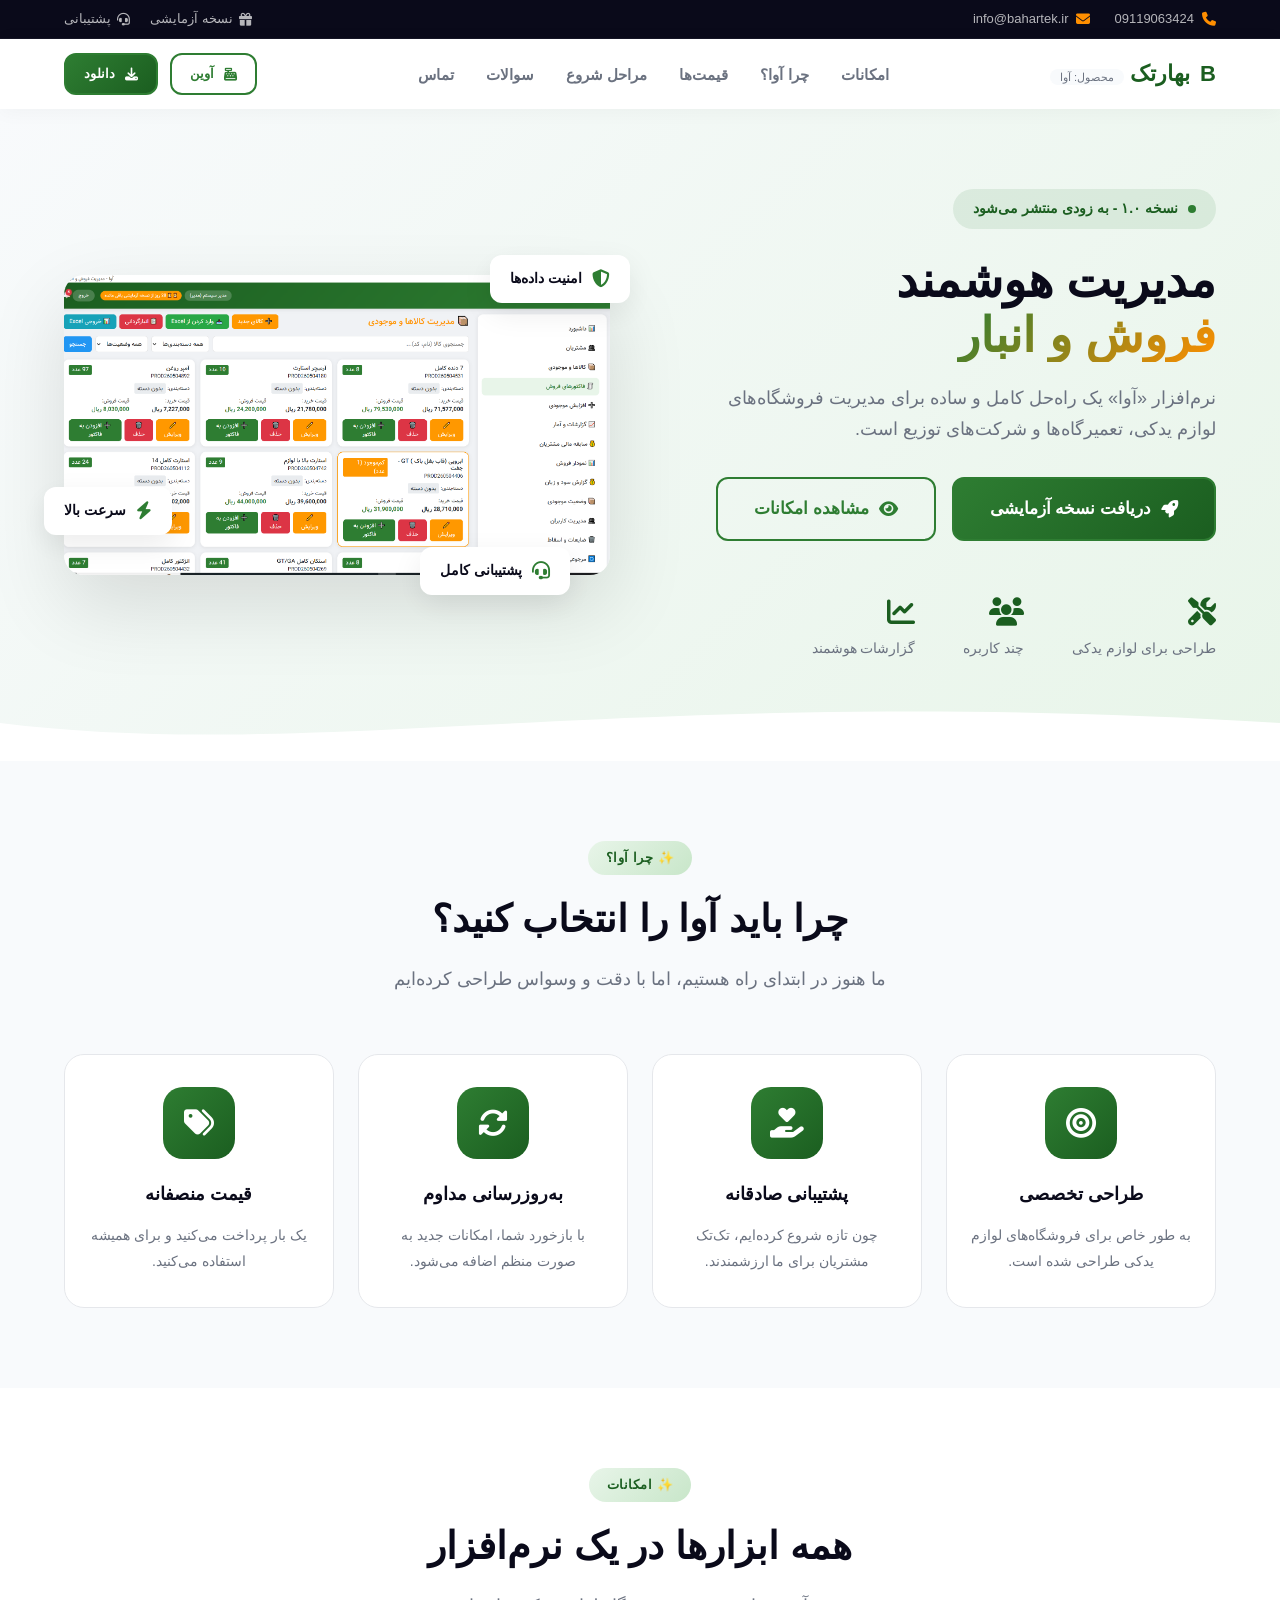
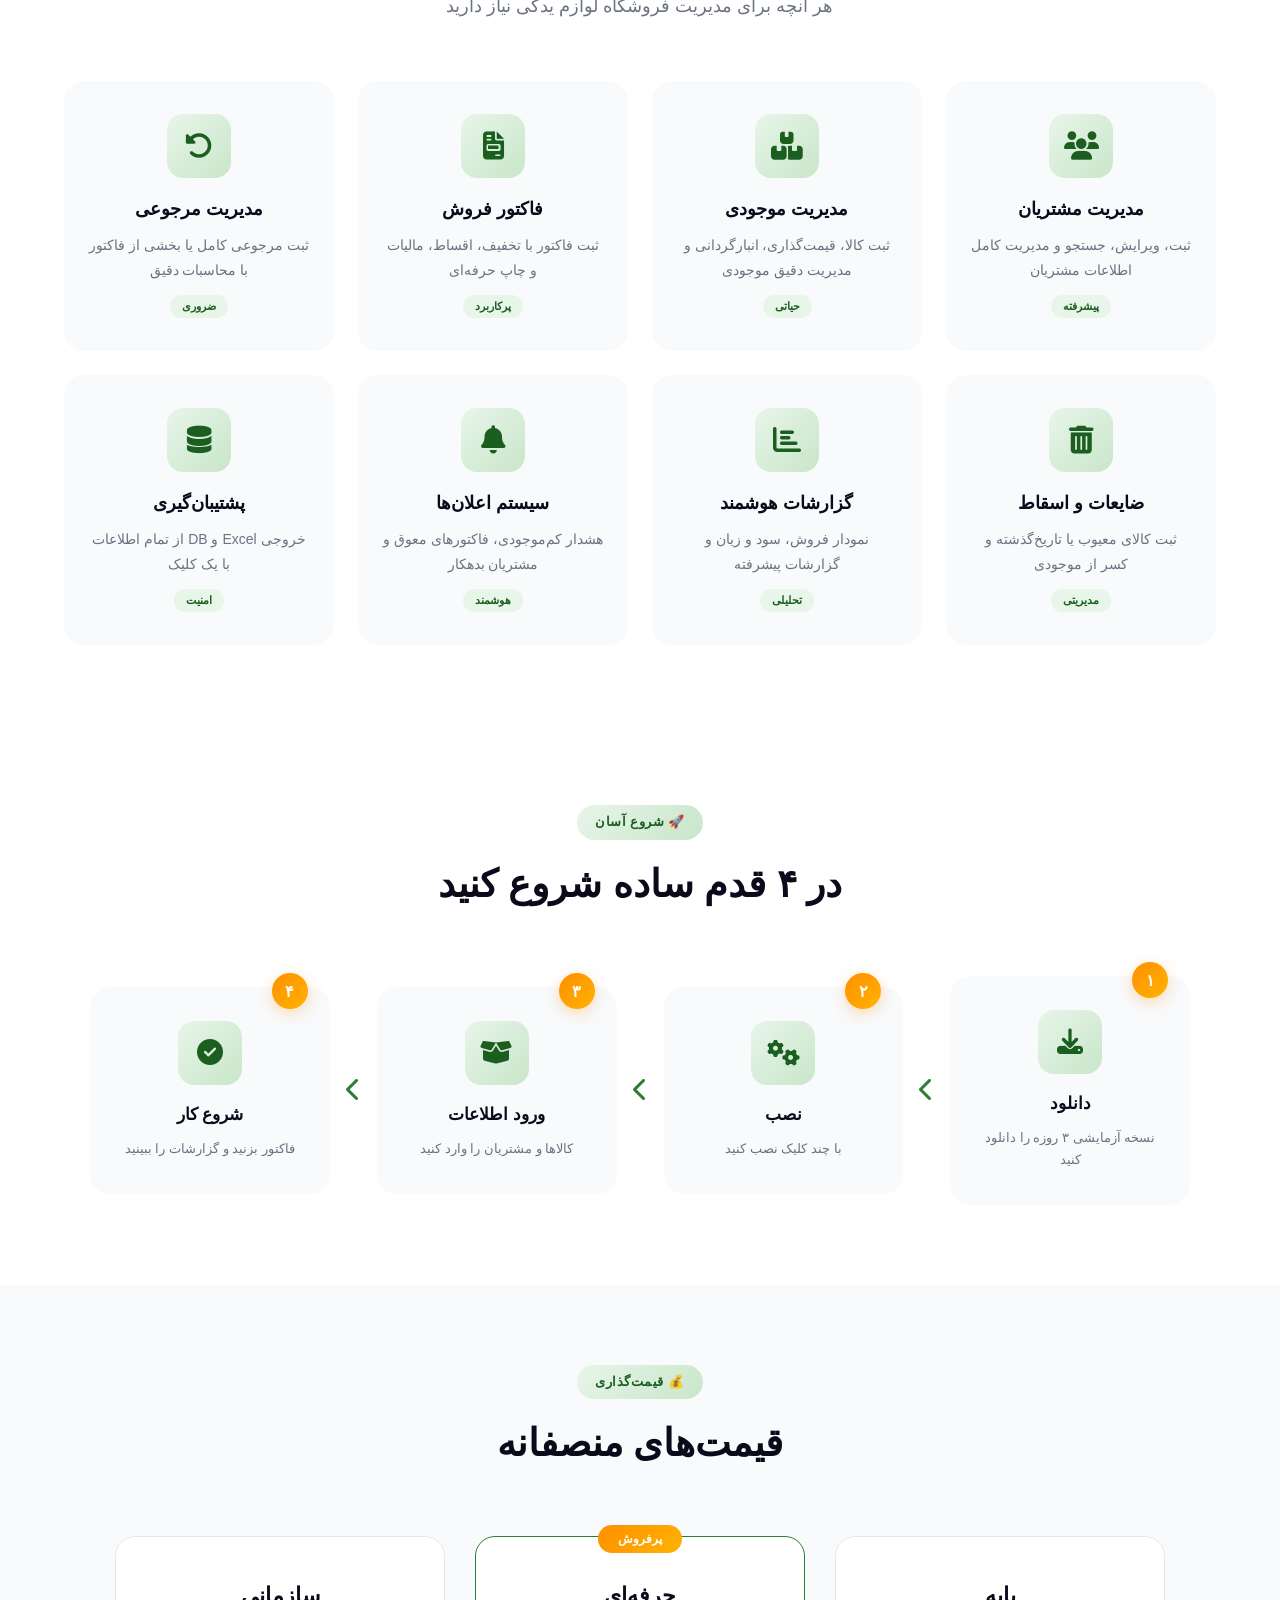
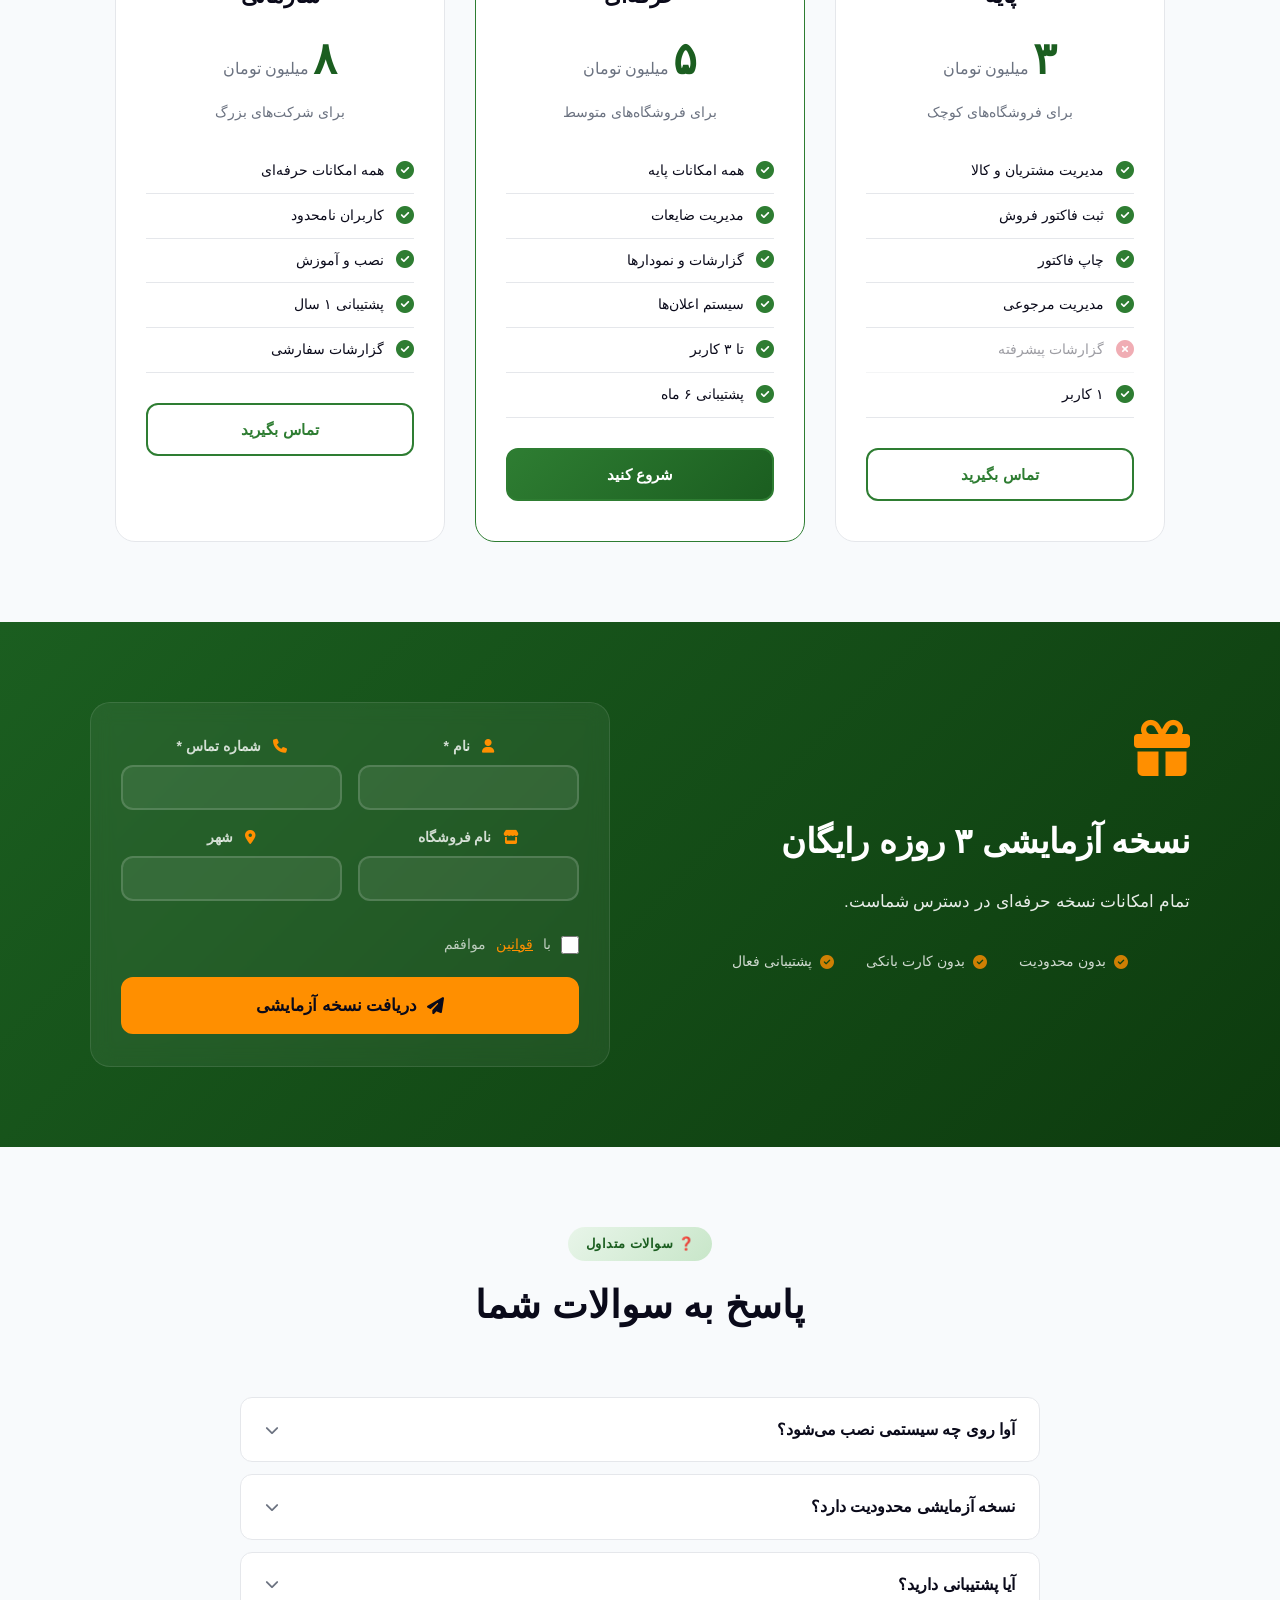
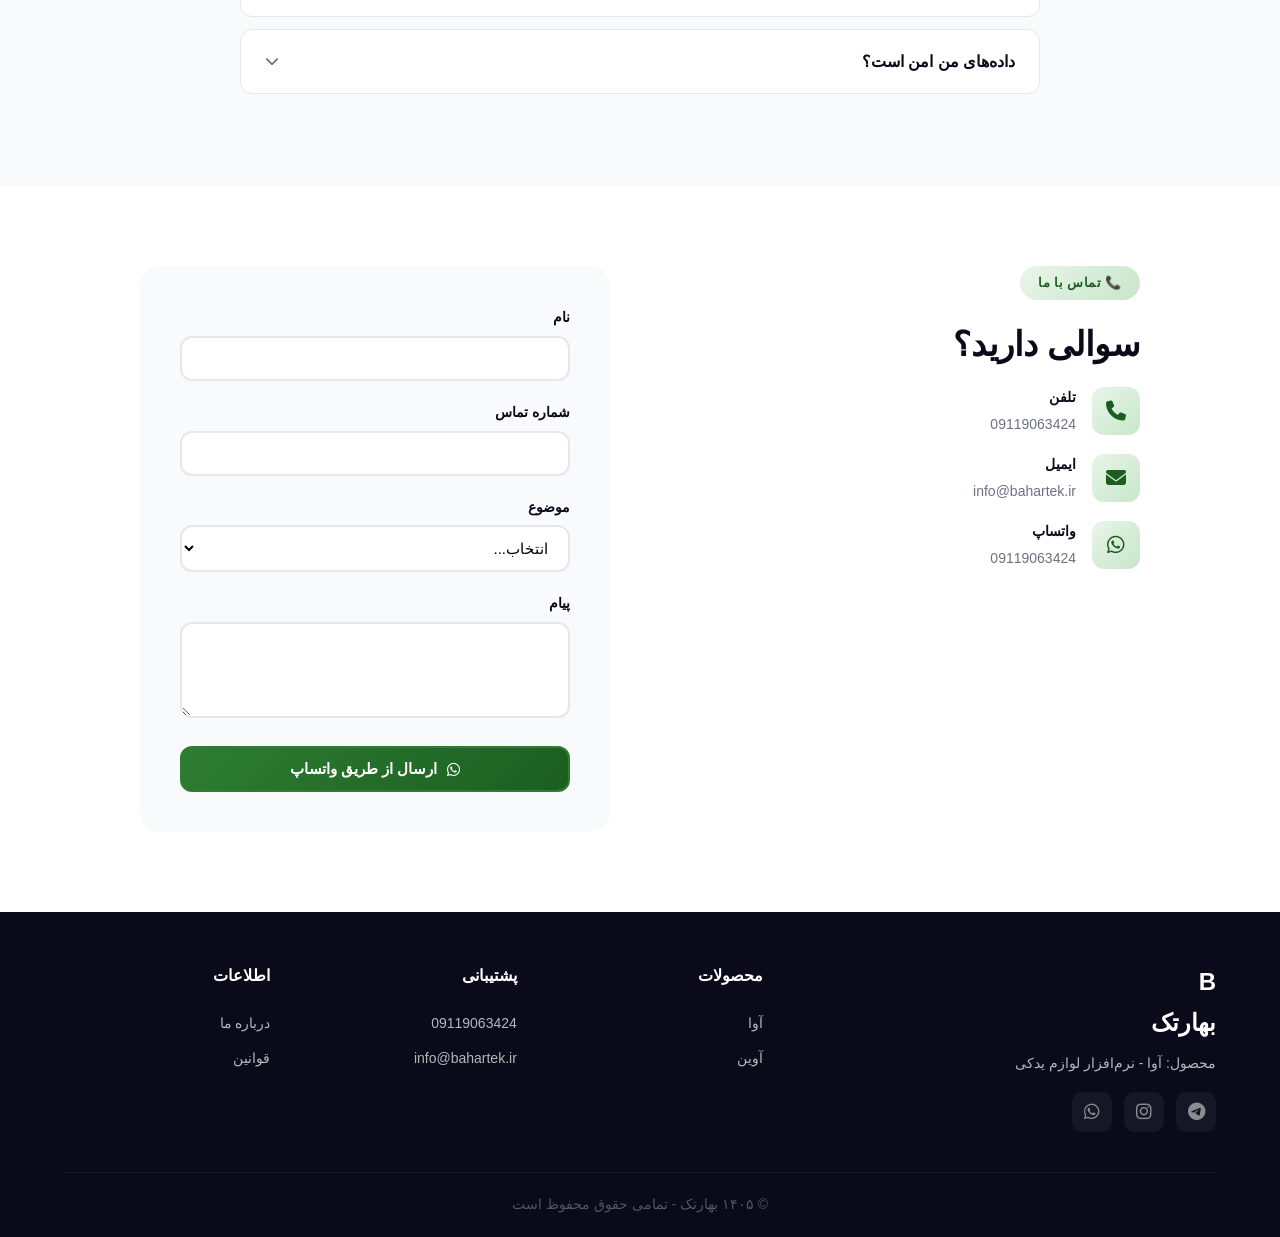
<file: ava.html>
<!DOCTYPE html>
<html lang="fa" dir="rtl">
<head>
<meta charset="UTF-8">
<meta name="viewport" content="width=device-width, initial-scale=1.0">
<title>آوا | نرم‌افزار مدیریت لوازم یدکی - بهارتک</title>
<meta name="description" content="آوا - نرم‌افزار تخصصی مدیریت فروش و انبار فروشگاه‌های لوازم یدکی، تعمیرگاه‌ها و شرکت‌های توزیع">
<link rel="stylesheet" href="https://cdnjs.cloudflare.com/ajax/libs/font-awesome/6.4.0/css/all.min.css">
<link rel="stylesheet" href="https://unpkg.com/aos@2.3.1/dist/aos.css">
<link rel="stylesheet" href="style.css">
</head>
<body class="ava-page">

<!-- Preloader -->
<div id="preloader">
    <div class="loader">
        <div class="ring"></div>
        <div class="preloader-text">آوا</div>
        <div class="progress"><div class="bar"></div></div>
    </div>
</div>

<!-- Top Bar -->
<div class="top-bar">
    <div class="container">
        <div class="top-bar-content">
            <div class="top-bar-left">
                <span><i class="fas fa-phone"></i> 09119063424</span>
                <span><i class="fas fa-envelope"></i> info@bahartek.ir</span>
            </div>
            <div class="top-bar-right">
                <a href="#download"><i class="fas fa-gift"></i> نسخه آزمایشی</a>
                <a href="#contact"><i class="fas fa-headset"></i> پشتیبانی</a>
            </div>
        </div>
    </div>
</div>

<!-- Header -->
<header class="header" id="header">
    <div class="container">
        <nav class="navbar">
            <a href="index.html" class="logo">
                <span class="logo-icon">B</span>
                <div>
                    <span>بهارتک</span>
                    <small>محصول: آوا</small>
                </div>
            </a>
            <ul class="nav-links" id="navLinks">
                <li><a href="#features">امکانات</a></li>
                <li><a href="#why-ava">چرا آوا؟</a></li>
                <li><a href="#pricing">قیمت‌ها</a></li>
                <li><a href="#how-it-works">مراحل شروع</a></li>
                <li><a href="#faq">سوالات</a></li>
                <li><a href="#contact">تماس</a></li>
            </ul>
            <div class="nav-actions">
                <a href="avin.html" class="btn btn-outline btn-sm">
                    <i class="fas fa-cash-register"></i> آوین
                </a>
                <a href="#download" class="btn btn-primary btn-sm">
                    <i class="fas fa-download"></i> دانلود
                </a>
                <button class="menu-toggle" id="menuToggle">
                    <i class="fas fa-bars"></i>
                </button>
            </div>
        </nav>
    </div>
</header>

<!-- Hero -->
<section class="hero">
    <div class="container">
        <div class="hero-grid">
            <div class="hero-text" data-aos="fade-left">
                <div class="hero-badge">
                    <span class="pulse-dot"></span>
                    نسخه ۱.۰ - به زودی منتشر می‌شود
                </div>
                <h1>
                    مدیریت هوشمند<br>
                    <span class="gradient-text">فروش و انبار</span>
                </h1>
                <p>
                    نرم‌افزار «آوا» یک راه‌حل کامل و ساده برای مدیریت فروشگاه‌های 
                    لوازم یدکی، تعمیرگاه‌ها و شرکت‌های توزیع است.
                </p>
                <div class="hero-buttons">
                    <a href="#download" class="btn btn-primary btn-lg">
                        <i class="fas fa-rocket"></i> دریافت نسخه آزمایشی
                    </a>
                    <a href="#features" class="btn btn-outline btn-lg">
                        <i class="fas fa-eye"></i> مشاهده امکانات
                    </a>
                </div>
                <div class="hero-stats">
                    <div class="stat-item">
                        <span class="stat-number"><i class="fas fa-tools"></i></span>
                        <span class="stat-label">طراحی برای لوازم یدکی</span>
                    </div>
                    <div class="stat-item">
                        <span class="stat-number"><i class="fas fa-users"></i></span>
                        <span class="stat-label">چند کاربره</span>
                    </div>
                    <div class="stat-item">
                        <span class="stat-number"><i class="fas fa-chart-line"></i></span>
                        <span class="stat-label">گزارشات هوشمند</span>
                    </div>
                </div>
            </div>
            <div class="hero-image-wrapper" data-aos="fade-right">
                <img src="image/dashboard-preview.png" alt="آوا" onerror="this.src='https://via.placeholder.com/600x500/1b5e20/ffffff?text=آوا'">
                <div class="floating-card card-1">
                    <i class="fas fa-shield-alt"></i>
                    <span>امنیت داده‌ها</span>
                </div>
                <div class="floating-card card-2">
                    <i class="fas fa-bolt"></i>
                    <span>سرعت بالا</span>
                </div>
                <div class="floating-card card-3">
                    <i class="fas fa-headset"></i>
                    <span>پشتیبانی کامل</span>
                </div>
            </div>
        </div>
    </div>
    <div class="hero-wave">
        <svg viewBox="0 0 1440 80" preserveAspectRatio="none">
            <path fill="#ffffff" d="M0,40 C360,80 720,0 1440,40 L1440,80 L0,80 Z"></path>
        </svg>
    </div>
</section>

<!-- چرا آوا؟ -->
<section class="why-ava" id="why-ava">
    <div class="container">
        <div class="section-header" data-aos="fade-up">
            <span class="badge">✨ چرا آوا؟</span>
            <h2>چرا باید آوا را انتخاب کنید؟</h2>
            <p>ما هنوز در ابتدای راه هستیم، اما با دقت و وسواس طراحی کرده‌ایم</p>
        </div>
        <div class="why-grid">
            <div class="why-card" data-aos="fade-up">
                <div class="why-icon"><i class="fas fa-bullseye"></i></div>
                <h3>طراحی تخصصی</h3>
                <p>به طور خاص برای فروشگاه‌های لوازم یدکی طراحی شده است.</p>
            </div>
            <div class="why-card" data-aos="fade-up" data-aos-delay="100">
                <div class="why-icon"><i class="fas fa-hand-holding-heart"></i></div>
                <h3>پشتیبانی صادقانه</h3>
                <p>چون تازه شروع کرده‌ایم، تک‌تک مشتریان برای ما ارزشمندند.</p>
            </div>
            <div class="why-card" data-aos="fade-up" data-aos-delay="200">
                <div class="why-icon"><i class="fas fa-sync-alt"></i></div>
                <h3>به‌روزرسانی مداوم</h3>
                <p>با بازخورد شما، امکانات جدید به صورت منظم اضافه می‌شود.</p>
            </div>
            <div class="why-card" data-aos="fade-up" data-aos-delay="300">
                <div class="why-icon"><i class="fas fa-tags"></i></div>
                <h3>قیمت منصفانه</h3>
                <p>یک بار پرداخت می‌کنید و برای همیشه استفاده می‌کنید.</p>
            </div>
        </div>
    </div>
</section>

<!-- امکانات -->
<section class="features" id="features">
    <div class="container">
        <div class="section-header" data-aos="fade-up">
            <span class="badge">✨ امکانات</span>
            <h2>همه ابزارها در یک نرم‌افزار</h2>
            <p>هر آنچه برای مدیریت فروشگاه لوازم یدکی نیاز دارید</p>
        </div>
        <div class="features-grid">
            <div class="feature-card" data-aos="fade-up">
                <div class="feature-icon"><i class="fas fa-users"></i></div>
                <h3>مدیریت مشتریان</h3>
                <p>ثبت، ویرایش، جستجو و مدیریت کامل اطلاعات مشتریان</p>
                <span class="feature-tag">پیشرفته</span>
            </div>
            <div class="feature-card" data-aos="fade-up" data-aos-delay="100">
                <div class="feature-icon"><i class="fas fa-boxes"></i></div>
                <h3>مدیریت موجودی</h3>
                <p>ثبت کالا، قیمت‌گذاری، انبارگردانی و مدیریت دقیق موجودی</p>
                <span class="feature-tag">حیاتی</span>
            </div>
            <div class="feature-card" data-aos="fade-up" data-aos-delay="200">
                <div class="feature-icon"><i class="fas fa-file-invoice"></i></div>
                <h3>فاکتور فروش</h3>
                <p>ثبت فاکتور با تخفیف، اقساط، مالیات و چاپ حرفه‌ای</p>
                <span class="feature-tag">پرکاربرد</span>
            </div>
            <div class="feature-card" data-aos="fade-up" data-aos-delay="300">
                <div class="feature-icon"><i class="fas fa-undo-alt"></i></div>
                <h3>مدیریت مرجوعی</h3>
                <p>ثبت مرجوعی کامل یا بخشی از فاکتور با محاسبات دقیق</p>
                <span class="feature-tag">ضروری</span>
            </div>
            <div class="feature-card" data-aos="fade-up" data-aos-delay="400">
                <div class="feature-icon"><i class="fas fa-trash-alt"></i></div>
                <h3>ضایعات و اسقاط</h3>
                <p>ثبت کالای معیوب یا تاریخ‌گذشته و کسر از موجودی</p>
                <span class="feature-tag">مدیریتی</span>
            </div>
            <div class="feature-card" data-aos="fade-up" data-aos-delay="500">
                <div class="feature-icon"><i class="fas fa-chart-bar"></i></div>
                <h3>گزارشات هوشمند</h3>
                <p>نمودار فروش، سود و زیان و گزارشات پیشرفته</p>
                <span class="feature-tag">تحلیلی</span>
            </div>
            <div class="feature-card" data-aos="fade-up" data-aos-delay="600">
                <div class="feature-icon"><i class="fas fa-bell"></i></div>
                <h3>سیستم اعلان‌ها</h3>
                <p>هشدار کم‌موجودی، فاکتورهای معوق و مشتریان بدهکار</p>
                <span class="feature-tag">هوشمند</span>
            </div>
            <div class="feature-card" data-aos="fade-up" data-aos-delay="700">
                <div class="feature-icon"><i class="fas fa-database"></i></div>
                <h3>پشتیبان‌گیری</h3>
                <p>خروجی Excel و DB از تمام اطلاعات با یک کلیک</p>
                <span class="feature-tag">امنیت</span>
            </div>
        </div>
    </div>
</section>

<!-- مراحل شروع -->
<section class="how-it-works" id="how-it-works">
    <div class="container">
        <div class="section-header" data-aos="fade-up">
            <span class="badge">🚀 شروع آسان</span>
            <h2>در ۴ قدم ساده شروع کنید</h2>
        </div>
        <div class="steps-grid">
            <div class="step-card" data-aos="fade-up">
                <div class="step-number">۱</div>
                <div class="step-icon"><i class="fas fa-download"></i></div>
                <h3>دانلود</h3>
                <p>نسخه آزمایشی ۳ روزه را دانلود کنید</p>
            </div>
            <div class="step-arrow"><i class="fas fa-chevron-left"></i></div>
            <div class="step-card" data-aos="fade-up" data-aos-delay="100">
                <div class="step-number">۲</div>
                <div class="step-icon"><i class="fas fa-cogs"></i></div>
                <h3>نصب</h3>
                <p>با چند کلیک نصب کنید</p>
            </div>
            <div class="step-arrow"><i class="fas fa-chevron-left"></i></div>
            <div class="step-card" data-aos="fade-up" data-aos-delay="200">
                <div class="step-number">۳</div>
                <div class="step-icon"><i class="fas fa-box-open"></i></div>
                <h3>ورود اطلاعات</h3>
                <p>کالاها و مشتریان را وارد کنید</p>
            </div>
            <div class="step-arrow"><i class="fas fa-chevron-left"></i></div>
            <div class="step-card" data-aos="fade-up" data-aos-delay="300">
                <div class="step-number">۴</div>
                <div class="step-icon"><i class="fas fa-check-circle"></i></div>
                <h3>شروع کار</h3>
                <p>فاکتور بزنید و گزارشات را ببینید</p>
            </div>
        </div>
    </div>
</section>

<!-- قیمت‌گذاری -->
<section class="pricing" id="pricing">
    <div class="container">
        <div class="section-header" data-aos="fade-up">
            <span class="badge">💰 قیمت‌گذاری</span>
            <h2>قیمت‌های منصفانه</h2>
        </div>
        <div class="pricing-grid">
            <div class="pricing-card" data-aos="fade-up">
                <div class="pricing-header">
                    <h3>پایه</h3>
                    <div class="price">
                        <span class="amount">۳</span>
                        <span class="currency">میلیون تومان</span>
                    </div>
                    <p>برای فروشگاه‌های کوچک</p>
                </div>
                <ul>
                    <li><i class="fas fa-check-circle"></i> مدیریت مشتریان و کالا</li>
                    <li><i class="fas fa-check-circle"></i> ثبت فاکتور فروش</li>
                    <li><i class="fas fa-check-circle"></i> چاپ فاکتور</li>
                    <li><i class="fas fa-check-circle"></i> مدیریت مرجوعی</li>
                    <li class="disabled"><i class="fas fa-times-circle"></i> گزارشات پیشرفته</li>
                    <li><i class="fas fa-check-circle"></i> ۱ کاربر</li>
                </ul>
                <a href="#contact" class="btn btn-outline btn-block">تماس بگیرید</a>
            </div>
            <div class="pricing-card featured" data-aos="fade-up" data-aos-delay="100">
                <div class="pricing-badge">پرفروش</div>
                <div class="pricing-header">
                    <h3>حرفه‌ای</h3>
                    <div class="price">
                        <span class="amount">۵</span>
                        <span class="currency">میلیون تومان</span>
                    </div>
                    <p>برای فروشگاه‌های متوسط</p>
                </div>
                <ul>
                    <li><i class="fas fa-check-circle"></i> همه امکانات پایه</li>
                    <li><i class="fas fa-check-circle"></i> مدیریت ضایعات</li>
                    <li><i class="fas fa-check-circle"></i> گزارشات و نمودارها</li>
                    <li><i class="fas fa-check-circle"></i> سیستم اعلان‌ها</li>
                    <li><i class="fas fa-check-circle"></i> تا ۳ کاربر</li>
                    <li><i class="fas fa-check-circle"></i> پشتیبانی ۶ ماه</li>
                </ul>
                <a href="#contact" class="btn btn-primary btn-block">شروع کنید</a>
            </div>
            <div class="pricing-card" data-aos="fade-up" data-aos-delay="200">
                <div class="pricing-header">
                    <h3>سازمانی</h3>
                    <div class="price">
                        <span class="amount">۸</span>
                        <span class="currency">میلیون تومان</span>
                    </div>
                    <p>برای شرکت‌های بزرگ</p>
                </div>
                <ul>
                    <li><i class="fas fa-check-circle"></i> همه امکانات حرفه‌ای</li>
                    <li><i class="fas fa-check-circle"></i> کاربران نامحدود</li>
                    <li><i class="fas fa-check-circle"></i> نصب و آموزش</li>
                    <li><i class="fas fa-check-circle"></i> پشتیبانی ۱ سال</li>
                    <li><i class="fas fa-check-circle"></i> گزارشات سفارشی</li>
                </ul>
                <a href="#contact" class="btn btn-outline btn-block">تماس بگیرید</a>
            </div>
        </div>
    </div>
</section>

<!-- دانلود -->
<section class="download" id="download">
    <div class="container">
        <div class="download-wrapper">
            <div class="download-content" data-aos="fade-left">
                <div class="download-icon"><i class="fas fa-gift"></i></div>
                <h2>نسخه آزمایشی ۳ روزه رایگان</h2>
                <p>تمام امکانات نسخه حرفه‌ای در دسترس شماست.</p>
                <div class="download-features">
                    <span><i class="fas fa-check-circle"></i> بدون محدودیت</span>
                    <span><i class="fas fa-check-circle"></i> بدون کارت بانکی</span>
                    <span><i class="fas fa-check-circle"></i> پشتیبانی فعال</span>
                </div>
            </div>
            <div data-aos="fade-right">
                <form class="download-form" id="downloadForm" onsubmit="handleDownloadRequest(event, 'ava')">
                    <div class="form-row">
                        <div class="form-group">
                            <label><i class="fas fa-user"></i> نام *</label>
                            <input type="text" id="downloadName" required>
                        </div>
                        <div class="form-group">
                            <label><i class="fas fa-phone"></i> شماره تماس *</label>
                            <input type="tel" id="downloadPhone" required>
                        </div>
                    </div>
                    <div class="form-row">
                        <div class="form-group">
                            <label><i class="fas fa-store"></i> نام فروشگاه</label>
                            <input type="text" id="downloadStore">
                        </div>
                        <div class="form-group">
                            <label><i class="fas fa-map-marker-alt"></i> شهر</label>
                            <input type="text" id="downloadCity">
                        </div>
                    </div>
                    <div class="form-agreement">
                        <label>
                            <input type="checkbox" required>
                            با <a href="#">قوانین</a> موافقم
                        </label>
                    </div>
                    <button type="submit" class="btn btn-primary btn-block btn-lg">
                        <i class="fas fa-paper-plane"></i> دریافت نسخه آزمایشی
                    </button>
                </form>
            </div>
        </div>
    </div>
</section>

<!-- FAQ -->
<section class="faq" id="faq">
    <div class="container">
        <div class="section-header" data-aos="fade-up">
            <span class="badge">❓ سوالات متداول</span>
            <h2>پاسخ به سوالات شما</h2>
        </div>
        <div class="faq-grid">
            <div class="faq-item" data-aos="fade-up">
                <div class="faq-question" onclick="toggleFaq(this)">
                    <span>آوا روی چه سیستمی نصب می‌شود؟</span>
                    <i class="fas fa-chevron-down"></i>
                </div>
                <div class="faq-answer"><p>روی تمام نسخه‌های ویندوز ۱۰ و ۱۱.</p></div>
            </div>
            <div class="faq-item" data-aos="fade-up">
                <div class="faq-question" onclick="toggleFaq(this)">
                    <span>نسخه آزمایشی محدودیت دارد؟</span>
                    <i class="fas fa-chevron-down"></i>
                </div>
                <div class="faq-answer"><p>۳ روز کاملاً کامل و بدون محدودیت.</p></div>
            </div>
            <div class="faq-item" data-aos="fade-up">
                <div class="faq-question" onclick="toggleFaq(this)">
                    <span>آیا پشتیبانی دارید؟</span>
                    <i class="fas fa-chevron-down"></i>
                </div>
                <div class="faq-answer"><p>بله، از طریق تلفن، تلگرام و ایمیل.</p></div>
            </div>
            <div class="faq-item" data-aos="fade-up">
                <div class="faq-question" onclick="toggleFaq(this)">
                    <span>داده‌های من امن است؟</span>
                    <i class="fas fa-chevron-down"></i>
                </div>
                <div class="faq-answer"><p>بله، تمام داده‌ها در سیستم شما ذخیره می‌شود.</p></div>
            </div>
        </div>
    </div>
</section>

<!-- تماس -->
<section class="contact" id="contact">
    <div class="container">
        <div class="contact-wrapper">
            <div class="contact-info" data-aos="fade-left">
                <span class="badge">📞 تماس با ما</span>
                <h2>سوالی دارید؟</h2>
                <div class="contact-methods">
                    <div class="contact-method">
                        <div class="method-icon"><i class="fas fa-phone"></i></div>
                        <div><strong>تلفن</strong><span>09119063424</span></div>
                    </div>
                    <div class="contact-method">
                        <div class="method-icon"><i class="fas fa-envelope"></i></div>
                        <div><strong>ایمیل</strong><span>info@bahartek.ir</span></div>
                    </div>
                    <div class="contact-method">
                        <div class="method-icon"><i class="fab fa-whatsapp"></i></div>
                        <div><strong>واتساپ</strong><span>09119063424</span></div>
                    </div>
                </div>
            </div>
            <div data-aos="fade-right">
                <form class="contact-form" id="contactForm">
                    <div class="form-group">
                        <label>نام</label>
                        <input type="text" name="name" required>
                    </div>
                    <div class="form-group">
                        <label>شماره تماس</label>
                        <input type="tel" name="phone" required>
                    </div>
                    <div class="form-group">
                        <label>موضوع</label>
                        <select name="subject" required>
                            <option value="">انتخاب...</option>
                            <option>مشاوره خرید آوا</option>
                            <option>پشتیبانی</option>
                            <option>سایر</option>
                        </select>
                    </div>
                    <div class="form-group">
                        <label>پیام</label>
                        <textarea name="message" rows="4" required></textarea>
                    </div>
                    <button type="submit" class="btn btn-primary btn-block">
                        <i class="fab fa-whatsapp"></i> ارسال از طریق واتساپ
                    </button>
                </form>
            </div>
        </div>
    </div>
</section>

<!-- Footer -->
<footer class="footer">
    <div class="container">
        <div class="footer-grid">
            <div class="footer-brand">
                <span class="logo-icon">B</span>
                <span>بهارتک</span>
                <p>محصول: آوا - نرم‌افزار لوازم یدکی</p>
                <div class="footer-social">
                    <a href="#"><i class="fab fa-telegram"></i></a>
                    <a href="#"><i class="fab fa-instagram"></i></a>
                    <a href="#"><i class="fab fa-whatsapp"></i></a>
                </div>
            </div>
            <div class="footer-links">
                <h4>محصولات</h4>
                <a href="ava.html">آوا</a>
                <a href="avin.html">آوین</a>
            </div>
            <div class="footer-links">
                <h4>پشتیبانی</h4>
                <a href="tel:09119063424">09119063424</a>
                <a href="mailto:info@bahartek.ir">info@bahartek.ir</a>
            </div>
            <div class="footer-links">
                <h4>اطلاعات</h4>
                <a href="#">درباره ما</a>
                <a href="#">قوانین</a>
            </div>
        </div>
        <div class="footer-bottom">
            © ۱۴۰۵ بهارتک - تمامی حقوق محفوظ است
        </div>
    </div>
</footer>

<script src="https://unpkg.com/aos@2.3.1/dist/aos.js"></script>
<script src="script.js"></script>
</body>
</html>
</file>
<file: style.css>
/* ==========================================
   استایل وب‌سایت آوا - نسخه حرفه‌ای
   ========================================== */

/* ===== ریست و فونت ===== */
* {
    margin: 0;
    padding: 0;
    box-sizing: border-box;
}

@import url('https://fonts.googleapis.com/css2?family=Vazirmatn:wght@300;400;500;600;700;800;900&display=swap');

:root {
    --primary: #1b5e20;
    --primary-light: #2e7d32;
    --primary-dark: #0d3b0e;
    --secondary: #ff8f00;
    --secondary-light: #ffb300;
    --dark: #0a0a1a;
    --dark-light: #1a1a2e;
    --gray: #6b7280;
    --gray-light: #e5e7eb;
    --gray-bg: #f8fafc;
    --white: #ffffff;
    --shadow: 0 20px 60px rgba(0,0,0,0.08);
    --shadow-hover: 0 30px 80px rgba(0,0,0,0.12);
    --radius: 20px;
    --transition: all 0.4s cubic-bezier(0.25, 0.46, 0.45, 0.94);
}

html {
    scroll-behavior: smooth;
}
/* ===== جایگزین فونت ===== */
@import url('https://fonts.googleapis.com/css2?family=Vazirmatn:wght@300;400;500;600;700;800;900&display=swap');

/* یا استفاده از فونت B Zar (اگر روی سیستم هست) */
@font-face {
    font-family: 'B Zar';
    src: local('B Zar'), local('BZar');
}

body {
    font-family: 'B Zar', 'Vazirmatn', Tahoma, sans-serif;
}

/* تیترهای اصلی */
h1, h2, h3, .hero-text h1, .section-header h2 {
    font-family: 'B Zar', 'Vazirmatn', sans-serif;
    font-weight: 800;
}
body {
    font-family: 'Vazirmatn', Tahoma, sans-serif;
    direction: rtl;
    background: var(--gray-bg);
    color: var(--dark);
    line-height: 1.7;
    overflow-x: hidden;
}

.container {
    max-width: 1200px;
    margin: 0 auto;
    padding: 0 24px;
}

a {
    text-decoration: none;
    color: inherit;
    transition: var(--transition);
}

img {
    max-width: 100%;
    display: block;
}

/* ===== دکمه‌ها ===== */
.btn {
    display: inline-flex;
    align-items: center;
    justify-content: center;
    gap: 10px;
    padding: 12px 28px;
    border-radius: 12px;
    font-weight: 700;
    font-size: 15px;
    cursor: pointer;
    transition: var(--transition);
    border: 2px solid transparent;
    text-align: center;
    font-family: inherit;
}

.btn-primary {
    background: linear-gradient(135deg, var(--primary-light), var(--primary));
    color: var(--white);
    border-color: var(--primary-light);
}

.btn-primary:hover {
    background: linear-gradient(135deg, var(--primary), var(--primary-dark));
    border-color: var(--primary);
    transform: translateY(-3px);
    box-shadow: 0 10px 40px rgba(46, 125, 50, 0.3);
}

.btn-outline {
    background: transparent;
    color: var(--primary-light);
    border-color: var(--primary-light);
}

.btn-outline:hover {
    background: var(--primary-light);
    color: var(--white);
    transform: translateY(-3px);
    box-shadow: 0 10px 40px rgba(46, 125, 50, 0.2);
}

.btn-lg {
    padding: 16px 36px;
    font-size: 17px;
}

.btn-sm {
    padding: 8px 18px;
    font-size: 13px;
}

.btn-block {
    width: 100%;
    justify-content: center;
}

/* ===== بج ===== */
.badge {
    display: inline-block;
    padding: 6px 18px;
    border-radius: 50px;
    font-size: 13px;
    font-weight: 700;
    background: linear-gradient(135deg, #e8f5e9, #c8e6c9);
    color: var(--primary);
    letter-spacing: 0.5px;
}

/* ===== نوار بالا ===== */
.top-bar {
    background: var(--dark);
    color: rgba(255,255,255,0.7);
    padding: 8px 0;
    font-size: 13px;
    border-bottom: 1px solid rgba(255,255,255,0.05);
}

.top-bar-content {
    display: flex;
    justify-content: space-between;
    align-items: center;
    flex-wrap: wrap;
    gap: 10px;
}

.top-bar-left {
    display: flex;
    gap: 24px;
    flex-wrap: wrap;
}

.top-bar-left span {
    display: flex;
    align-items: center;
    gap: 8px;
}

.top-bar-left i {
    color: var(--secondary);
    font-size: 14px;
}

.top-bar-right {
    display: flex;
    gap: 20px;
}

.top-bar-right a {
    color: rgba(255,255,255,0.7);
    transition: var(--transition);
    display: flex;
    align-items: center;
    gap: 6px;
    font-size: 13px;
}

.top-bar-right a:hover {
    color: var(--white);
}

/* ===== هدر ===== */
.header {
    background: var(--white);
    padding: 14px 0;
    position: sticky;
    top: 0;
    z-index: 1000;
    transition: var(--transition);
    box-shadow: 0 2px 20px rgba(0,0,0,0.04);
}

.header.scrolled {
    box-shadow: 0 4px 30px rgba(0,0,0,0.08);
    padding: 8px 0;
}

.navbar {
    display: flex;
    justify-content: space-between;
    align-items: center;
}

.logo {
    display: flex;
    align-items: center;
    gap: 10px;
    font-weight: 800;
    font-size: 22px;
    color: var(--primary);
}

.logo img {
    height: 38px;
}

.logo small {
    font-size: 11px;
    font-weight: 400;
    color: var(--gray);
    background: var(--gray-bg);
    padding: 2px 10px;
    border-radius: 20px;
}

.nav-links {
    display: flex;
    list-style: none;
    gap: 32px;
    align-items: center;
}

.nav-links a {
    font-weight: 600;
    color: var(--gray);
    font-size: 15px;
    position: relative;
    padding: 4px 0;
}

.nav-links a::after {
    content: '';
    position: absolute;
    bottom: -2px;
    right: 0;
    width: 0;
    height: 2px;
    background: var(--primary-light);
    transition: var(--transition);
}

.nav-links a:hover::after,
.nav-links a.active::after {
    width: 100%;
}

.nav-links a:hover,
.nav-links a.active {
    color: var(--primary);
}

.nav-actions {
    display: flex;
    align-items: center;
    gap: 12px;
}

.menu-toggle {
    display: none;
    background: none;
    border: none;
    font-size: 24px;
    cursor: pointer;
    color: var(--dark);
    padding: 4px;
}

/* ===== هیرو ===== */
.hero {
    padding: 80px 0 100px;
    background: linear-gradient(135deg, #f8fafc 0%, #e8f5e9 100%);
    position: relative;
    overflow: hidden;
}

.hero-grid {
    display: grid;
    grid-template-columns: 1fr 1fr;
    gap: 60px;
    align-items: center;
}

.hero-badge {
    display: inline-flex;
    align-items: center;
    gap: 10px;
    background: rgba(46, 125, 50, 0.1);
    padding: 8px 20px;
    border-radius: 50px;
    font-size: 14px;
    font-weight: 600;
    color: var(--primary);
    margin-bottom: 24px;
}

.pulse-dot {
    width: 8px;
    height: 8px;
    background: var(--primary-light);
    border-radius: 50%;
    display: inline-block;
    animation: pulse-dot 2s infinite;
}

@keyframes pulse-dot {
    0%, 100% { opacity: 1; transform: scale(1); }
    50% { opacity: 0.5; transform: scale(0.8); }
}

.hero-text h1 {
    font-size: 48px;
    font-weight: 900;
    line-height: 1.15;
    margin-bottom: 20px;
}

.gradient-text {
    background: linear-gradient(135deg, var(--primary-light), var(--secondary));
    -webkit-background-clip: text;
    -webkit-text-fill-color: transparent;
    background-clip: text;
}

.hero-text p {
    font-size: 18px;
    color: var(--gray);
    margin-bottom: 32px;
    max-width: 90%;
}

.hero-buttons {
    display: flex;
    gap: 16px;
    flex-wrap: wrap;
    margin-bottom: 48px;
}

.hero-stats {
    display: flex;
    gap: 48px;
}

.stat-item {
    display: flex;
    flex-direction: column;
}

.stat-number {
    font-size: 28px;
    font-weight: 800;
    color: var(--primary);
}

.stat-label {
    font-size: 14px;
    color: var(--gray);
}

.hero-image-wrapper {
    position: relative;
}

.hero-image-wrapper img {
    border-radius: 20px;
    box-shadow: 0 30px 80px rgba(0,0,0,0.12);
    width: 100%;
}

.floating-card {
    position: absolute;
    background: var(--white);
    padding: 12px 20px;
    border-radius: 12px;
    box-shadow: 0 10px 30px rgba(0,0,0,0.08);
    display: flex;
    align-items: center;
    gap: 10px;
    font-weight: 600;
    font-size: 14px;
    animation: float 3s ease-in-out infinite;
}

.floating-card i {
    color: var(--primary-light);
    font-size: 18px;
}

.card-1 {
    top: -20px;
    right: -20px;
    animation-delay: 0s;
}

.card-2 {
    bottom: 40px;
    left: -20px;
    animation-delay: 1s;
}

.card-3 {
    bottom: -20px;
    right: 40px;
    animation-delay: 2s;
}

@keyframes float {
    0%, 100% { transform: translateY(0); }
    50% { transform: translateY(-10px); }
}

.hero-wave {
    position: absolute;
    bottom: -2px;
    left: 0;
    right: 0;
    line-height: 0;
}

.hero-wave svg {
    width: 100%;
    height: 80px;
}

/* ===== مشتریان ===== */
.clients {
    padding: 60px 0;
    background: var(--white);
    text-align: center;
}

.clients-title {
    color: var(--gray);
    font-size: 14px;
    font-weight: 600;
    letter-spacing: 2px;
    margin-bottom: 24px;
}

.clients-logos {
    display: flex;
    justify-content: center;
    gap: 48px;
    flex-wrap: wrap;
}

.client-logo {
    font-weight: 700;
    color: var(--gray);
    font-size: 16px;
    opacity: 0.5;
    transition: var(--transition);
}

.client-logo:hover {
    opacity: 1;
    color: var(--primary);
}

/* ===== بخش‌ها ===== */
.section-header {
    text-align: center;
    margin-bottom: 60px;
}

.section-header .badge {
    margin-bottom: 12px;
}

.section-header h2 {
    font-size: 38px;
    font-weight: 800;
    margin-bottom: 12px;
}

.section-header p {
    color: var(--gray);
    font-size: 18px;
    max-width: 600px;
    margin: 0 auto;
}

/* ===== امکانات ===== */
.features {
    padding: 80px 0;
    background: var(--white);
}

.features-grid {
    display: grid;
    grid-template-columns: repeat(4, 1fr);
    gap: 24px;
}

.feature-card {
    background: var(--gray-bg);
    padding: 32px 24px;
    border-radius: var(--radius);
    text-align: center;
    transition: var(--transition);
    border: 1px solid transparent;
    position: relative;
}

.feature-card:hover {
    transform: translateY(-8px);
    box-shadow: var(--shadow-hover);
    border-color: var(--primary-light);
    background: var(--white);
}

.feature-icon {
    width: 64px;
    height: 64px;
    background: linear-gradient(135deg, #e8f5e9, #c8e6c9);
    border-radius: 16px;
    display: flex;
    align-items: center;
    justify-content: center;
    margin: 0 auto 16px;
    font-size: 28px;
    color: var(--primary);
}

.feature-card h3 {
    font-size: 18px;
    margin-bottom: 8px;
}

.feature-card p {
    color: var(--gray);
    font-size: 14px;
    line-height: 1.8;
}

.feature-tag {
    display: inline-block;
    padding: 2px 12px;
    border-radius: 20px;
    font-size: 11px;
    font-weight: 700;
    background: #e8f5e9;
    color: var(--primary);
    margin-top: 12px;
}

/* ===== آمار ===== */
.stats-section {
    padding: 60px 0;
    background: linear-gradient(135deg, var(--primary), var(--primary-dark));
    color: var(--white);
}

.stats-grid {
    display: grid;
    grid-template-columns: repeat(4, 1fr);
    gap: 30px;
    text-align: center;
}

.stat-box .stat-number {
    font-size: 40px;
    font-weight: 900;
    display: block;
    color: var(--white);
}

.stat-box .stat-label {
    font-size: 16px;
    opacity: 0.8;
    color: var(--white);
}

/* ===== قیمت‌گذاری ===== */
.pricing {
    padding: 80px 0;
    background: var(--gray-bg);
}

.pricing-grid {
    display: grid;
    grid-template-columns: repeat(3, 1fr);
    gap: 30px;
    max-width: 1050px;
    margin: 0 auto;
}

.pricing-card {
    background: var(--white);
    padding: 40px 30px;
    border-radius: var(--radius);
    border: 1px solid var(--gray-light);
    transition: var(--transition);
    position: relative;
}

.pricing-card:hover {
    transform: translateY(-6px);
    box-shadow: var(--shadow-hover);
}

.pricing-card.featured {
    border-color: var(--primary-light);
    background: var(--white);
    transform: scale(1.05);
}

.pricing-card.featured:hover {
    transform: scale(1.05) translateY(-6px);
}

.pricing-badge {
    position: absolute;
    top: -12px;
    left: 50%;
    transform: translateX(-50%);
    background: linear-gradient(135deg, var(--secondary), var(--secondary-light));
    color: var(--white);
    padding: 4px 20px;
    border-radius: 50px;
    font-size: 12px;
    font-weight: 700;
}

.pricing-header {
    text-align: center;
    margin-bottom: 24px;
}

.pricing-header h3 {
    font-size: 22px;
    margin-bottom: 8px;
}

.price .amount {
    font-size: 44px;
    font-weight: 900;
    color: var(--primary);
}

.price .currency {
    font-size: 16px;
    color: var(--gray);
}

.pricing-header p {
    color: var(--gray);
    font-size: 14px;
    margin-top: 4px;
}

.pricing-card ul {
    list-style: none;
    padding: 0;
    margin-bottom: 30px;
}

.pricing-card ul li {
    padding: 10px 0;
    border-bottom: 1px solid var(--gray-light);
    display: flex;
    align-items: center;
    gap: 12px;
    font-size: 14px;
}

.pricing-card ul li i {
    font-size: 18px;
}

.pricing-card ul li .fa-check-circle {
    color: var(--primary-light);
}

.pricing-card ul li .fa-times-circle {
    color: #dc3545;
}

.pricing-card ul li.disabled {
    opacity: 0.4;
}

/* ===== دانلود ===== */
.download {
    padding: 80px 0;
    background: linear-gradient(135deg, var(--primary), var(--primary-dark));
    color: var(--white);
    text-align: center;
    position: relative;
    overflow: hidden;
}

.download-content {
    position: relative;
    z-index: 2;
}

.download-icon {
    font-size: 64px;
    margin-bottom: 20px;
    color: var(--secondary);
}

.download-content h2 {
    font-size: 38px;
    margin-bottom: 16px;
}

.download-content p {
    font-size: 18px;
    opacity: 0.9;
    max-width: 600px;
    margin: 0 auto 32px;
}

.download-buttons {
    display: flex;
    align-items: center;
    justify-content: center;
    gap: 20px;
    flex-wrap: wrap;
    margin-bottom: 24px;
}

.download-buttons .btn-primary {
    background: var(--white);
    color: var(--primary);
    border-color: var(--white);
}

.download-buttons .btn-primary:hover {
    background: var(--gray-light);
    border-color: var(--gray-light);
    transform: translateY(-3px);
}

.download-info {
    opacity: 0.7;
    font-size: 14px;
}

.download-features {
    display: flex;
    justify-content: center;
    gap: 32px;
    flex-wrap: wrap;
    font-size: 14px;
}

.download-features span {
    display: flex;
    align-items: center;
    gap: 8px;
    opacity: 0.8;
}

.download-features i {
    color: var(--secondary);
}

/* ===== نظرات ===== */
.testimonials {
    padding: 80px 0;
    background: var(--white);
}

.testimonials-grid {
    display: grid;
    grid-template-columns: repeat(3, 1fr);
    gap: 30px;
}

.testimonial-card {
    background: var(--gray-bg);
    padding: 32px;
    border-radius: var(--radius);
    border: 1px solid var(--gray-light);
    transition: var(--transition);
}

.testimonial-card:hover {
    transform: translateY(-4px);
    box-shadow: var(--shadow);
}

.testimonial-stars {
    color: var(--secondary);
    font-size: 16px;
    margin-bottom: 16px;
}

.testimonial-text {
    color: var(--dark);
    font-size: 15px;
    line-height: 1.8;
    margin-bottom: 20px;
}

.testimonial-author {
    display: flex;
    align-items: center;
    gap: 14px;
}

.author-info strong {
    display: block;
    font-size: 16px;
}

.author-info span {
    font-size: 13px;
    color: var(--gray);
}

/* ===== سوالات متداول ===== */
.faq {
    padding: 80px 0;
    background: var(--gray-bg);
}

.faq-grid {
    max-width: 800px;
    margin: 0 auto;
}

.faq-item {
    background: var(--white);
    border-radius: 12px;
    margin-bottom: 12px;
    border: 1px solid var(--gray-light);
    overflow: hidden;
    transition: var(--transition);
}

.faq-item.active {
    border-color: var(--primary-light);
}

.faq-question {
    padding: 18px 24px;
    cursor: pointer;
    display: flex;
    justify-content: space-between;
    align-items: center;
    font-weight: 700;
    font-size: 16px;
    transition: var(--transition);
}

.faq-question:hover {
    background: var(--gray-bg);
}

.faq-question i {
    transition: var(--transition);
    font-size: 14px;
    color: var(--gray);
}

.faq-item.active .faq-question i {
    transform: rotate(180deg);
    color: var(--primary);
}

.faq-answer {
    max-height: 0;
    overflow: hidden;
    transition: max-height 0.4s ease;
    padding: 0 24px;
}

.faq-item.active .faq-answer {
    max-height: 300px;
    padding: 0 24px 18px;
}

.faq-answer p {
    color: var(--gray);
    font-size: 15px;
}

/* ===== تماس ===== */
.contact {
    padding: 80px 0;
    background: var(--white);
}

.contact-wrapper {
    display: grid;
    grid-template-columns: 1fr 1fr;
    gap: 60px;
    max-width: 1000px;
    margin: 0 auto;
}

.contact-info .badge {
    margin-bottom: 16px;
}

.contact-info h2 {
    font-size: 34px;
    margin-bottom: 12px;
}

.contact-info p {
    color: var(--gray);
    margin-bottom: 32px;
}

.contact-methods {
    display: flex;
    flex-direction: column;
    gap: 16px;
}

.contact-method {
    display: flex;
    align-items: center;
    gap: 16px;
}

.method-icon {
    width: 48px;
    height: 48px;
    background: linear-gradient(135deg, #e8f5e9, #c8e6c9);
    border-radius: 12px;
    display: flex;
    align-items: center;
    justify-content: center;
    color: var(--primary);
    font-size: 20px;
}

.contact-method strong {
    display: block;
    font-size: 14px;
}

.contact-method span {
    color: var(--gray);
    font-size: 14px;
}

.contact-form {
    background: var(--gray-bg);
    padding: 40px;
    border-radius: var(--radius);
}

.form-group {
    margin-bottom: 20px;
}

.form-group label {
    display: block;
    font-weight: 600;
    margin-bottom: 6px;
    font-size: 14px;
}

.form-group input,
.form-group select,
.form-group textarea {
    width: 100%;
    padding: 12px 16px;
    border: 2px solid var(--gray-light);
    border-radius: 12px;
    font-size: 15px;
    transition: var(--transition);
    font-family: inherit;
    background: var(--white);
}

.form-group input:focus,
.form-group select:focus,
.form-group textarea:focus {
    outline: none;
    border-color: var(--primary-light);
    box-shadow: 0 0 0 4px rgba(46, 125, 50, 0.1);
}

/* ===== فوتر ===== */
.footer {
    background: var(--dark);
    color: rgba(255,255,255,0.7);
    padding: 50px 0 0;
}

.footer-grid {
    display: grid;
    grid-template-columns: 2fr 1fr 1fr 1fr;
    gap: 40px;
    padding-bottom: 40px;
    border-bottom: 1px solid rgba(255,255,255,0.05);
}

.footer-brand img {
    height: 40px;
    margin-bottom: 12px;
}

.footer-brand span {
    font-size: 24px;
    font-weight: 800;
    color: var(--white);
    display: block;
}

.footer-brand p {
    font-size: 14px;
    margin: 8px 0 16px;
}

.footer-social {
    display: flex;
    gap: 12px;
}

.footer-social a {
    width: 40px;
    height: 40px;
    background: rgba(255,255,255,0.05);
    border-radius: 10px;
    display: flex;
    align-items: center;
    justify-content: center;
    color: rgba(255,255,255,0.5);
    font-size: 18px;
    transition: var(--transition);
}

.footer-social a:hover {
    background: var(--primary-light);
    color: var(--white);
}

.footer-links h4 {
    color: var(--white);
    font-size: 16px;
    margin-bottom: 16px;
}

.footer-links a {
    display: block;
    padding: 6px 0;
    font-size: 14px;
    transition: var(--transition);
}

.footer-links a:hover {
    color: var(--white);
}

.footer-links a i {
    margin-left: 8px;
    font-size: 14px;
}

.footer-bottom {
    text-align: center;
    padding: 20px 0;
    font-size: 14px;
    color: rgba(255,255,255,0.3);
}

/* ============================================================ */
/* ===== واکنش‌گرا ===== */
/* ============================================================ */

@media (max-width: 1024px) {
    .features-grid {
        grid-template-columns: repeat(2, 1fr);
    }
    
    .pricing-grid {
        grid-template-columns: 1fr 1fr;
    }
}

@media (max-width: 768px) {
    .top-bar {
        display: none;
    }
    
    .menu-toggle {
        display: block;
    }
    
    .nav-links {
        display: none;
        flex-direction: column;
        gap: 16px;
        position: absolute;
        top: 70px;
        left: 0;
        right: 0;
        background: var(--white);
        padding: 30px 24px;
        box-shadow: 0 20px 40px rgba(0,0,0,0.1);
        border-radius: 0 0 var(--radius) var(--radius);
    }
    
    .nav-links.active {
        display: flex;
    }
    
    .nav-actions .btn-sm {
        display: none;
    }
    
    .hero-grid {
        grid-template-columns: 1fr;
        text-align: center;
    }
    
    .hero-text p {
        max-width: 100%;
    }
    
    .hero-buttons {
        justify-content: center;
    }
    
    .hero-stats {
        justify-content: center;
        gap: 24px;
    }
    
    .floating-card {
        display: none;
    }
    
    .hero-wave svg {
        height: 40px;
    }
    
    .hero-text h1 {
        font-size: 32px;
    }
    
    .section-header h2 {
        font-size: 28px;
    }
    
    .features-grid {
        grid-template-columns: 1fr;
    }
    
    .pricing-grid {
        grid-template-columns: 1fr;
    }
    
    .pricing-card.featured {
        transform: scale(1);
    }
    
    .pricing-card.featured:hover {
        transform: scale(1);
    }
    
    .stats-grid {
        grid-template-columns: repeat(2, 1fr);
    }
    
    .testimonials-grid {
        grid-template-columns: 1fr;
    }
    
    .contact-wrapper {
        grid-template-columns: 1fr;
    }
    
    .footer-grid {
        grid-template-columns: 1fr;
        text-align: center;
    }
    
    .footer-social {
        justify-content: center;
    }
}

@media (max-width: 480px) {
    .hero-text h1 {
        font-size: 26px;
    }
    
    .hero-buttons {
        flex-direction: column;
        align-items: center;
    }
    
    .hero-stats {
        flex-direction: column;
        gap: 12px;
    }
    
    .download-features {
        flex-direction: column;
        align-items: center;
    }
    
    .contact-form {
        padding: 24px;
    }
}
/* ===== بخش دانلود با فرم ===== */
.download {
    padding: 80px 0;
    background: linear-gradient(135deg, var(--primary), var(--primary-dark));
    color: var(--white);
}

.download-wrapper {
    display: grid;
    grid-template-columns: 1fr 1fr;
    gap: 60px;
    align-items: start;
    max-width: 1100px;
    margin: 0 auto;
}

.download-content {
    text-align: right;
}

.download-icon {
    font-size: 56px;
    margin-bottom: 16px;
    color: var(--secondary);
}

.download-content h2 {
    font-size: 34px;
    margin-bottom: 16px;
}

.download-content p {
    font-size: 17px;
    opacity: 0.9;
    line-height: 1.8;
}

/* ===== فرم دانلود ===== */
.download-form {
    background: rgba(255,255,255,0.06);
    backdrop-filter: blur(10px);
    -webkit-backdrop-filter: blur(10px);
    border: 1px solid rgba(255,255,255,0.1);
    border-radius: 20px;
    padding: 32px 30px;
}

.download-form .form-row {
    display: grid;
    grid-template-columns: 1fr 1fr;
    gap: 16px;
}

.download-form .form-group {
    margin-bottom: 16px;
}

.download-form .form-group label {
    display: block;
    font-weight: 600;
    font-size: 14px;
    margin-bottom: 6px;
    color: rgba(255,255,255,0.8);
}

.download-form .form-group label i {
    margin-left: 8px;
    color: var(--secondary);
}

.download-form .form-group input,
.download-form .form-group textarea {
    width: 100%;
    padding: 12px 16px;
    border: 2px solid rgba(255,255,255,0.15);
    border-radius: 12px;
    font-size: 15px;
    transition: var(--transition);
    font-family: inherit;
    background: rgba(255,255,255,0.08);
    color: var(--white);
}

.download-form .form-group input::placeholder,
.download-form .form-group textarea::placeholder {
    color: rgba(255,255,255,0.4);
}

.download-form .form-group input:focus,
.download-form .form-group textarea:focus {
    outline: none;
    border-color: var(--secondary);
    background: rgba(255,255,255,0.12);
    box-shadow: 0 0 0 4px rgba(255, 143, 0, 0.1);
}

.download-form .form-group textarea {
    resize: vertical;
    min-height: 60px;
}

.form-agreement {
    margin: 16px 0 20px;
}

.form-agreement label {
    display: flex;
    align-items: center;
    gap: 10px;
    font-size: 14px;
    color: rgba(255,255,255,0.7);
    cursor: pointer;
}

.form-agreement label input[type="checkbox"] {
    width: 18px;
    height: 18px;
    accent-color: var(--secondary);
    cursor: pointer;
}

.form-agreement label a {
    color: var(--secondary);
    text-decoration: underline;
}

.form-agreement label a:hover {
    color: var(--secondary-light);
}

.download-form .btn-primary {
    background: var(--secondary);
    border-color: var(--secondary);
    color: var(--dark);
    font-weight: 800;
}

.download-form .btn-primary:hover {
    background: var(--secondary-light);
    border-color: var(--secondary-light);
    box-shadow: 0 10px 40px rgba(255, 143, 0, 0.3);
}

.form-note {
    text-align: center;
    margin-top: 16px;
    font-size: 13px;
    color: rgba(255,255,255,0.5);
}

.form-note i {
    color: var(--secondary);
    margin-left: 6px;
}

/* ===== پیام موفقیت ===== */
.download-success {
    display: none;
    text-align: center;
    padding: 30px;
    background: rgba(46, 125, 50, 0.2);
    border-radius: 16px;
    border: 2px solid rgba(46, 125, 50, 0.3);
}

.download-success.show {
    display: block;
    animation: fadeInUp 0.5s ease;
}

.download-success i {
    font-size: 48px;
    color: var(--secondary);
    margin-bottom: 12px;
}

.download-success h3 {
    color: var(--white);
    margin-bottom: 8px;
}

.download-success p {
    color: rgba(255,255,255,0.7);
    font-size: 15px;
}

/* ===== واکنش‌گرا ===== */
@media (max-width: 768px) {
    .download-wrapper {
        grid-template-columns: 1fr;
        gap: 30px;
    }
    
    .download-form .form-row {
        grid-template-columns: 1fr;
    }
    
    .download-content {
        text-align: center;
    }
    
    .download-content h2 {
        font-size: 28px;
    }
}
#preloader{
    position:fixed;
    inset:0;
    background:#081321;
    z-index:999999;
    display:flex;
    justify-content:center;
    align-items:center;
}

.loader{
    text-align:center;
}

.loader .logo{
    width:110px;
    animation:logoFloat 2s infinite ease-in-out;
}

.ring{
    width:150px;
    height:150px;
    border:5px solid rgba(0,180,255,.15);
    border-top:5px solid #00b4ff;
    border-radius:50%;
    position:absolute;
    animation:spin 1.3s linear infinite;
}

.progress{
    width:220px;
    height:8px;
    background:#17324d;
    border-radius:20px;
    overflow:hidden;
    margin:auto;
    margin-top:20px;
}

.bar{
    height:100%;
    width:0%;
    background:linear-gradient(90deg,#00b4ff,#4facfe);
    animation:loading 2.8s forwards;
}

@keyframes spin{
100%{transform:rotate(360deg);}
}

@keyframes loading{
100%{width:100%;}
}

@keyframes logoFloat{
50%{
transform:translateY(-10px);
}
}
/* ===== چرا آوا؟ ===== */
.why-ava {
padding: 80px 0;
background: var(--gray-bg);
}
.why-grid {
display: grid;
grid-template-columns: repeat(4, 1fr);
gap: 24px;
}
.why-card {
background: var(--white);
padding: 32px 24px;
border-radius: var(--radius);
text-align: center;
transition: var(--transition);
border: 1px solid var(--gray-light);
}
.why-card:hover {
transform: translateY(-8px);
box-shadow: var(--shadow-hover);
border-color: var(--primary-light);
}
.why-icon {
width: 72px;
height: 72px;
background: linear-gradient(135deg, var(--primary-light), var(--primary));
border-radius: 20px;
display: flex;
align-items: center;
justify-content: center;
margin: 0 auto 20px;
font-size: 30px;
color: var(--white);
}
.why-card h3 {
font-size: 18px;
margin-bottom: 12px;
color: var(--dark);
}
.why-card p {
color: var(--gray);
font-size: 14px;
line-height: 1.9;
}

/* ===== مراحل شروع ===== */
.how-it-works {
padding: 80px 0;
background: var(--white);
}
.steps-grid {
display: flex;
align-items: center;
justify-content: center;
gap: 16px;
flex-wrap: wrap;
max-width: 1100px;
margin: 0 auto;
}
.step-card {
background: var(--gray-bg);
padding: 32px 24px;
border-radius: var(--radius);
text-align: center;
flex: 1;
min-width: 180px;
position: relative;
transition: var(--transition);
border: 2px solid transparent;
}
.step-card:hover {
transform: translateY(-6px);
box-shadow: var(--shadow);
border-color: var(--primary-light);
background: var(--white);
}
.step-number {
position: absolute;
top: -16px;
right: 20px;
width: 36px;
height: 36px;
background: linear-gradient(135deg, var(--secondary), var(--secondary-light));
color: var(--white);
border-radius: 50%;
display: flex;
align-items: center;
justify-content: center;
font-weight: 800;
font-size: 16px;
box-shadow: 0 4px 15px rgba(255, 143, 0, 0.3);
}
.step-icon {
width: 64px;
height: 64px;
background: linear-gradient(135deg, #e8f5e9, #c8e6c9);
border-radius: 16px;
display: flex;
align-items: center;
justify-content: center;
margin: 0 auto 16px;
font-size: 26px;
color: var(--primary);
}
.step-card h3 {
font-size: 17px;
margin-bottom: 8px;
color: var(--dark);
}
.step-card p {
color: var(--gray);
font-size: 13px;
line-height: 1.7;
}
.step-arrow {
color: var(--primary-light);
font-size: 24px;
}

/* ===== واکنش‌گرا برای بخش‌های جدید ===== */
@media (max-width: 1024px) {
.why-grid {
    grid-template-columns: repeat(2, 1fr);
}
}
@media (max-width: 768px) {
.why-grid {
    grid-template-columns: 1fr;
}
.steps-grid {
    flex-direction: column;
}
.step-arrow {
    transform: rotate(90deg);
}
.step-card {
    width: 100%;
}
}
</file>
